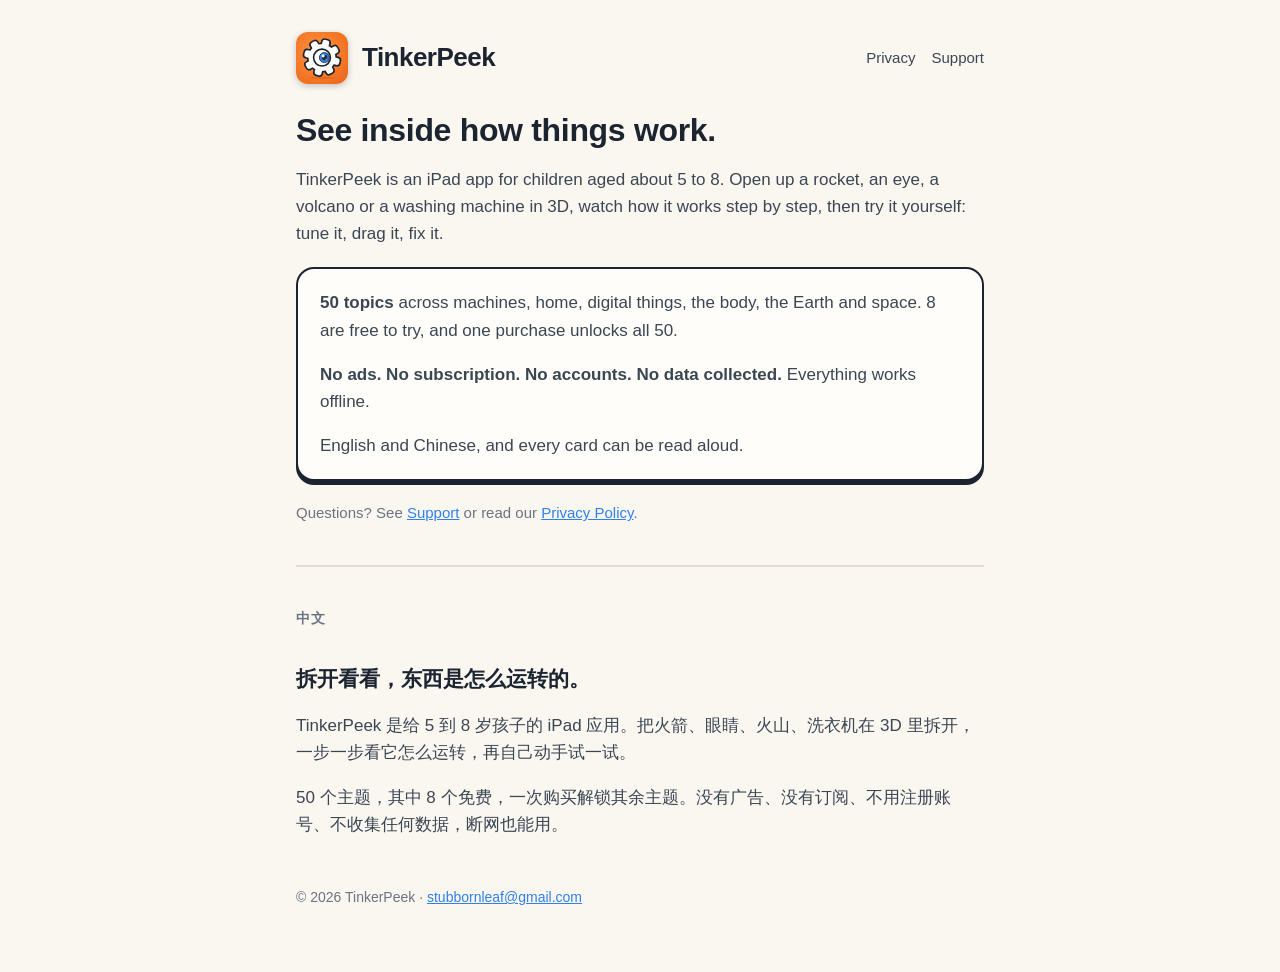
<file: index.html>
<!doctype html>
<html lang="en">
<head>
<meta charset="utf-8">
<meta name="viewport" content="width=device-width,initial-scale=1">
<title>TinkerPeek</title>
<meta name="description" content="Interactive 3D models that show kids how things work inside.">
<link rel="icon" href="icon.svg" type="image/svg+xml">
<link rel="apple-touch-icon" href="apple-touch-icon.png">
<link rel="stylesheet" href="style.css">
</head>
<body>
<div class="wrap">
<header><a href="index.html" class="tile" aria-label="TinkerPeek home"><img src="icon.svg" alt="" width="52" height="52"></a><a href="index.html"><b>TinkerPeek</b></a>
<nav><a href="privacy.html">Privacy</a><a href="support.html">Support</a></nav></header>
<h1>See inside how things work.</h1>
<p>TinkerPeek is an iPad app for children aged about 5 to 8. Open up a rocket, an eye, a volcano or a washing machine in 3D, watch how it works step by step, then try it yourself: tune it, drag it, fix it.</p>
<div class="card">
<p><b>50 topics</b> across machines, home, digital things, the body, the Earth and space. 8 are free to try, and one purchase unlocks all 50.</p>
<p><b>No ads. No subscription. No accounts. No data collected.</b> Everything works offline.</p>
<p>English and Chinese, and every card can be read aloud.</p>
</div>
<p class="muted">Questions? See <a href="support.html">Support</a> or read our <a href="privacy.html">Privacy Policy</a>.</p>
<hr>
<p class="lang">中文</p>
<h2>拆开看看，东西是怎么运转的。</h2>
<p>TinkerPeek 是给 5 到 8 岁孩子的 iPad 应用。把火箭、眼睛、火山、洗衣机在 3D 里拆开，一步一步看它怎么运转，再自己动手试一试。</p>
<p>50 个主题，其中 8 个免费，一次购买解锁其余主题。没有广告、没有订阅、不用注册账号、不收集任何数据，断网也能用。</p>
<footer>© 2026 TinkerPeek · <a href="mailto:stubbornleaf@gmail.com">stubbornleaf@gmail.com</a></footer>
</div>
</body>
</html>
</file>
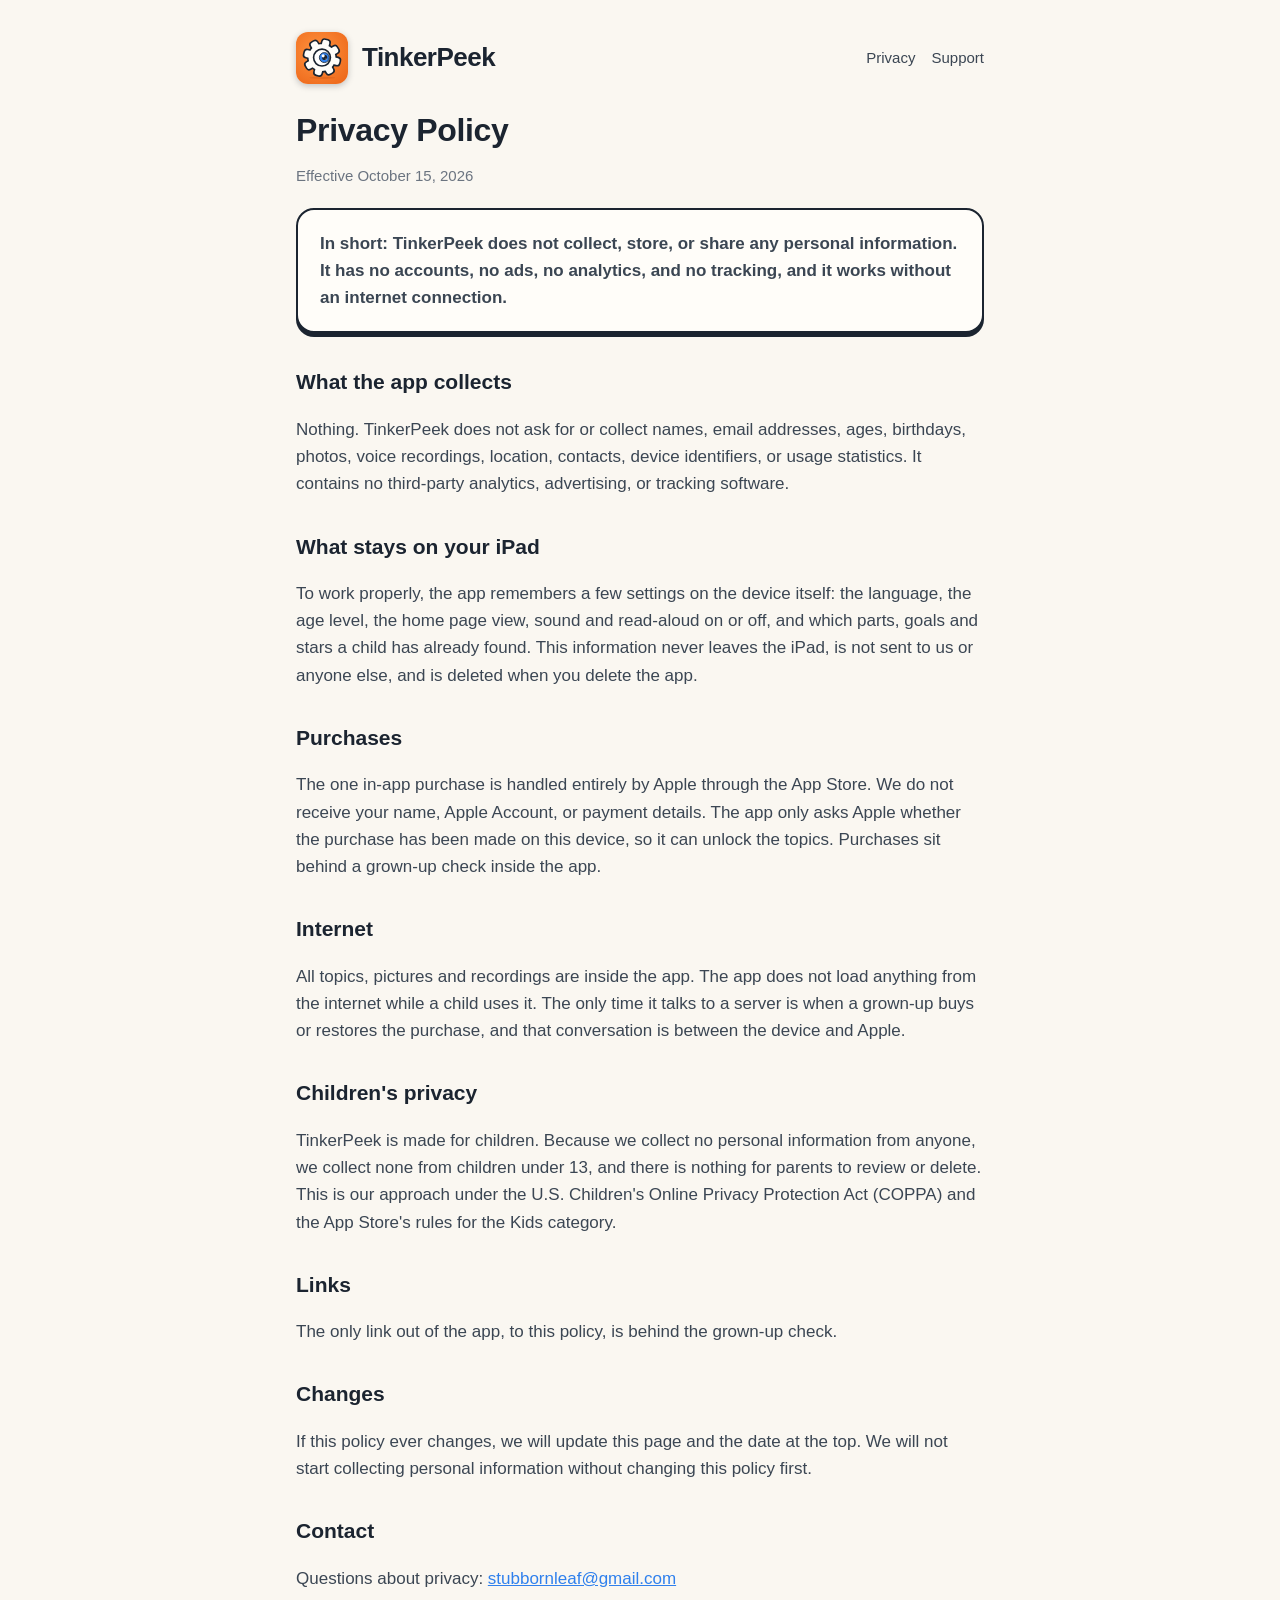
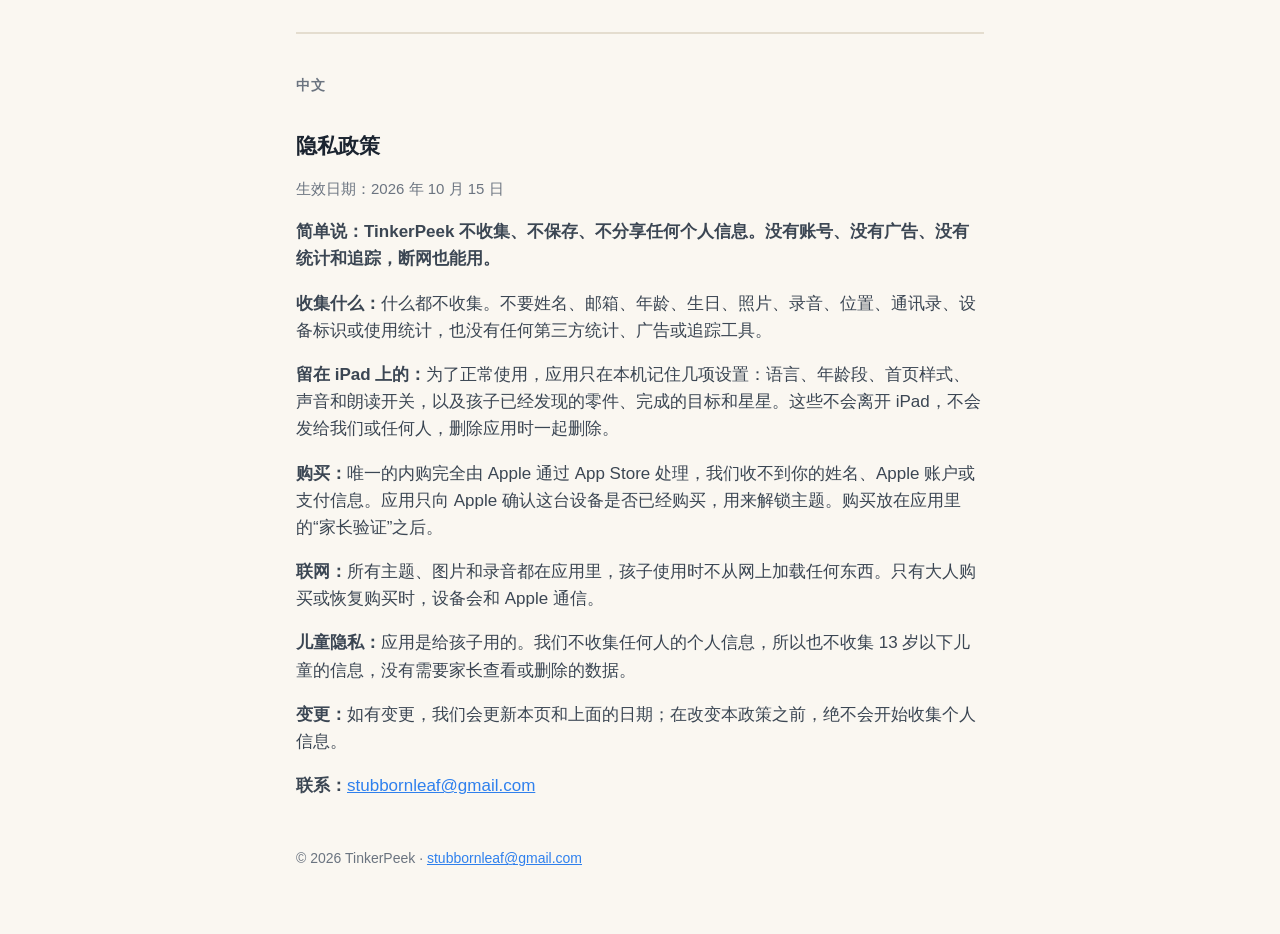
<file: privacy.html>
<!doctype html>
<html lang="en">
<head>
<meta charset="utf-8">
<meta name="viewport" content="width=device-width,initial-scale=1">
<title>Privacy Policy · TinkerPeek</title>
<meta name="description" content="TinkerPeek collects no personal data.">
<link rel="icon" href="icon.svg" type="image/svg+xml">
<link rel="apple-touch-icon" href="apple-touch-icon.png">
<link rel="stylesheet" href="style.css">
</head>
<body>
<div class="wrap">
<header><a href="index.html" class="tile" aria-label="TinkerPeek home"><img src="icon.svg" alt="" width="52" height="52"></a><a href="index.html"><b>TinkerPeek</b></a>
<nav><a href="privacy.html">Privacy</a><a href="support.html">Support</a></nav></header>
<h1>Privacy Policy</h1>
<p class="muted">Effective October 15, 2026</p>
<div class="card"><p><b>In short: TinkerPeek does not collect, store, or share any personal information. It has no accounts, no ads, no analytics, and no tracking, and it works without an internet connection.</b></p></div>

<h2>What the app collects</h2>
<p>Nothing. TinkerPeek does not ask for or collect names, email addresses, ages, birthdays, photos, voice recordings, location, contacts, device identifiers, or usage statistics. It contains no third-party analytics, advertising, or tracking software.</p>

<h2>What stays on your iPad</h2>
<p>To work properly, the app remembers a few settings on the device itself: the language, the age level, the home page view, sound and read-aloud on or off, and which parts, goals and stars a child has already found. This information never leaves the iPad, is not sent to us or anyone else, and is deleted when you delete the app.</p>

<h2>Purchases</h2>
<p>The one in-app purchase is handled entirely by Apple through the App Store. We do not receive your name, Apple Account, or payment details. The app only asks Apple whether the purchase has been made on this device, so it can unlock the topics. Purchases sit behind a grown-up check inside the app.</p>

<h2>Internet</h2>
<p>All topics, pictures and recordings are inside the app. The app does not load anything from the internet while a child uses it. The only time it talks to a server is when a grown-up buys or restores the purchase, and that conversation is between the device and Apple.</p>

<h2>Children's privacy</h2>
<p>TinkerPeek is made for children. Because we collect no personal information from anyone, we collect none from children under 13, and there is nothing for parents to review or delete. This is our approach under the U.S. Children's Online Privacy Protection Act (COPPA) and the App Store's rules for the Kids category.</p>

<h2>Links</h2>
<p>The only link out of the app, to this policy, is behind the grown-up check.</p>

<h2>Changes</h2>
<p>If this policy ever changes, we will update this page and the date at the top. We will not start collecting personal information without changing this policy first.</p>

<h2>Contact</h2>
<p>Questions about privacy: <a href="mailto:stubbornleaf@gmail.com">stubbornleaf@gmail.com</a></p>

<hr>
<p class="lang">中文</p>
<h2>隐私政策</h2>
<p class="muted">生效日期：2026 年 10 月 15 日</p>
<p><b>简单说：TinkerPeek 不收集、不保存、不分享任何个人信息。没有账号、没有广告、没有统计和追踪，断网也能用。</b></p>
<p><b>收集什么：</b>什么都不收集。不要姓名、邮箱、年龄、生日、照片、录音、位置、通讯录、设备标识或使用统计，也没有任何第三方统计、广告或追踪工具。</p>
<p><b>留在 iPad 上的：</b>为了正常使用，应用只在本机记住几项设置：语言、年龄段、首页样式、声音和朗读开关，以及孩子已经发现的零件、完成的目标和星星。这些不会离开 iPad，不会发给我们或任何人，删除应用时一起删除。</p>
<p><b>购买：</b>唯一的内购完全由 Apple 通过 App Store 处理，我们收不到你的姓名、Apple 账户或支付信息。应用只向 Apple 确认这台设备是否已经购买，用来解锁主题。购买放在应用里的“家长验证”之后。</p>
<p><b>联网：</b>所有主题、图片和录音都在应用里，孩子使用时不从网上加载任何东西。只有大人购买或恢复购买时，设备会和 Apple 通信。</p>
<p><b>儿童隐私：</b>应用是给孩子用的。我们不收集任何人的个人信息，所以也不收集 13 岁以下儿童的信息，没有需要家长查看或删除的数据。</p>
<p><b>变更：</b>如有变更，我们会更新本页和上面的日期；在改变本政策之前，绝不会开始收集个人信息。</p>
<p><b>联系：</b><a href="mailto:stubbornleaf@gmail.com">stubbornleaf@gmail.com</a></p>
<footer>© 2026 TinkerPeek · <a href="mailto:stubbornleaf@gmail.com">stubbornleaf@gmail.com</a></footer>
</div>
</body>
</html>
</file>
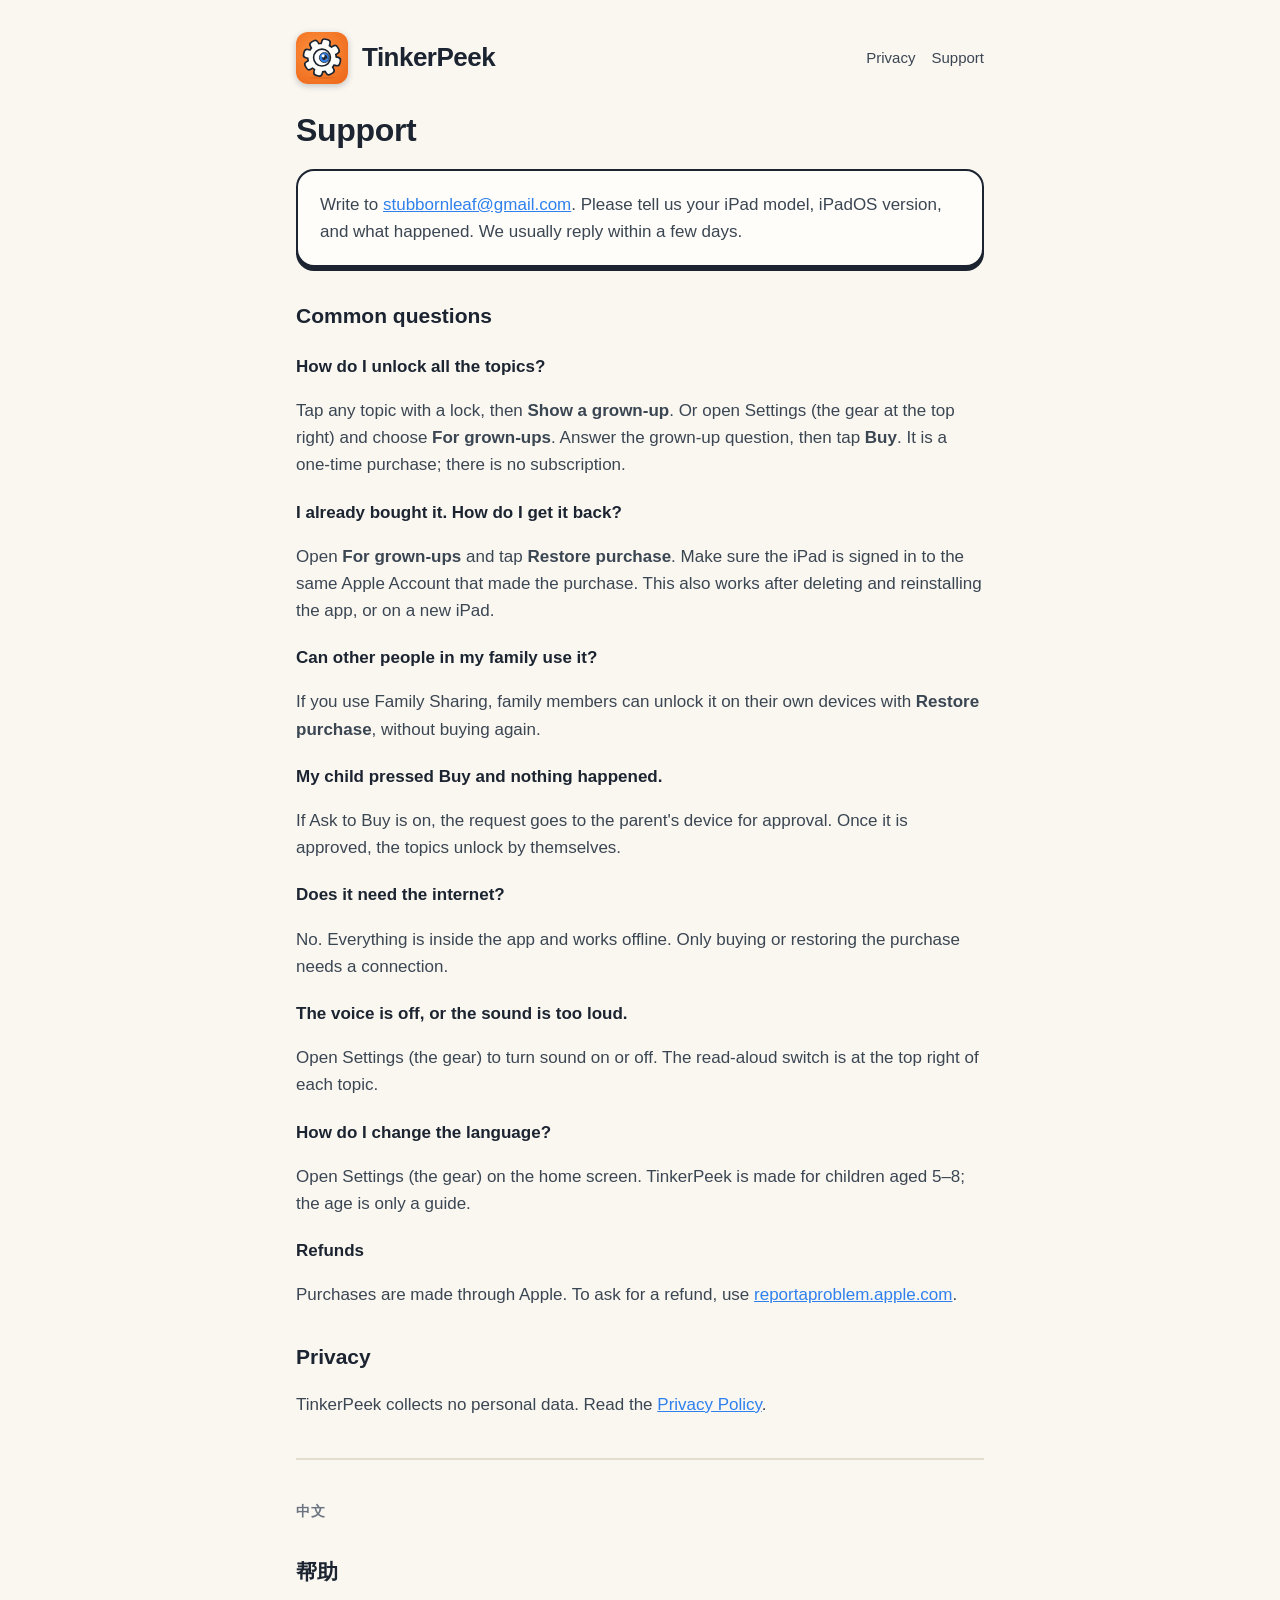
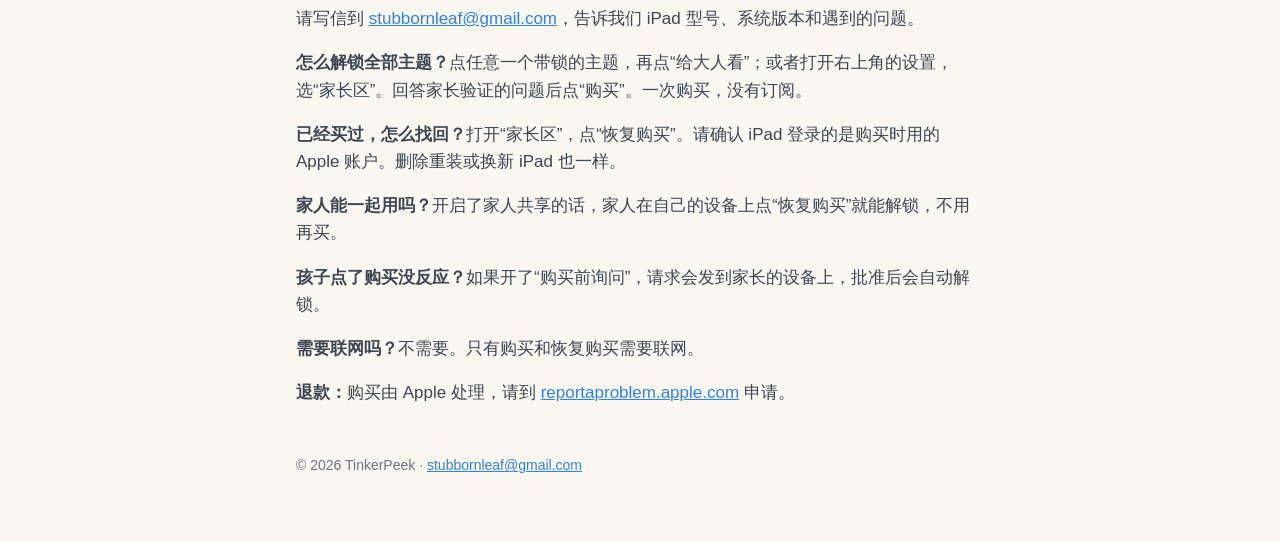
<file: support.html>
<!doctype html>
<html lang="en">
<head>
<meta charset="utf-8">
<meta name="viewport" content="width=device-width,initial-scale=1">
<title>Support · TinkerPeek</title>
<meta name="description" content="Help with TinkerPeek: purchases, restore, Family Sharing, offline use.">
<link rel="icon" href="icon.svg" type="image/svg+xml">
<link rel="apple-touch-icon" href="apple-touch-icon.png">
<link rel="stylesheet" href="style.css">
</head>
<body>
<div class="wrap">
<header><a href="index.html" class="tile" aria-label="TinkerPeek home"><img src="icon.svg" alt="" width="52" height="52"></a><a href="index.html"><b>TinkerPeek</b></a>
<nav><a href="privacy.html">Privacy</a><a href="support.html">Support</a></nav></header>
<h1>Support</h1>
<div class="card"><p>Write to <a href="mailto:stubbornleaf@gmail.com">stubbornleaf@gmail.com</a>. Please tell us your iPad model, iPadOS version, and what happened. We usually reply within a few days.</p></div>

<h2>Common questions</h2>
<h3>How do I unlock all the topics?</h3>
<p>Tap any topic with a lock, then <b>Show a grown-up</b>. Or open Settings (the gear at the top right) and choose <b>For grown-ups</b>. Answer the grown-up question, then tap <b>Buy</b>. It is a one-time purchase; there is no subscription.</p>
<h3>I already bought it. How do I get it back?</h3>
<p>Open <b>For grown-ups</b> and tap <b>Restore purchase</b>. Make sure the iPad is signed in to the same Apple Account that made the purchase. This also works after deleting and reinstalling the app, or on a new iPad.</p>
<h3>Can other people in my family use it?</h3>
<p>If you use Family Sharing, family members can unlock it on their own devices with <b>Restore purchase</b>, without buying again.</p>
<h3>My child pressed Buy and nothing happened.</h3>
<p>If Ask to Buy is on, the request goes to the parent's device for approval. Once it is approved, the topics unlock by themselves.</p>
<h3>Does it need the internet?</h3>
<p>No. Everything is inside the app and works offline. Only buying or restoring the purchase needs a connection.</p>
<h3>The voice is off, or the sound is too loud.</h3>
<p>Open Settings (the gear) to turn sound on or off. The read-aloud switch is at the top right of each topic.</p>
<h3>How do I change the language?</h3>
<p>Open Settings (the gear) on the home screen. TinkerPeek is made for children aged 5–8; the age is only a guide.</p>
<h3>Refunds</h3>
<p>Purchases are made through Apple. To ask for a refund, use <a href="https://reportaproblem.apple.com">reportaproblem.apple.com</a>.</p>

<h2>Privacy</h2>
<p>TinkerPeek collects no personal data. Read the <a href="privacy.html">Privacy Policy</a>.</p>

<hr>
<p class="lang">中文</p>
<h2>帮助</h2>
<p>请写信到 <a href="mailto:stubbornleaf@gmail.com">stubbornleaf@gmail.com</a>，告诉我们 iPad 型号、系统版本和遇到的问题。</p>
<p><b>怎么解锁全部主题？</b>点任意一个带锁的主题，再点“给大人看”；或者打开右上角的设置，选“家长区”。回答家长验证的问题后点“购买”。一次购买，没有订阅。</p>
<p><b>已经买过，怎么找回？</b>打开“家长区”，点“恢复购买”。请确认 iPad 登录的是购买时用的 Apple 账户。删除重装或换新 iPad 也一样。</p>
<p><b>家人能一起用吗？</b>开启了家人共享的话，家人在自己的设备上点“恢复购买”就能解锁，不用再买。</p>
<p><b>孩子点了购买没反应？</b>如果开了“购买前询问”，请求会发到家长的设备上，批准后会自动解锁。</p>
<p><b>需要联网吗？</b>不需要。只有购买和恢复购买需要联网。</p>
<p><b>退款：</b>购买由 Apple 处理，请到 <a href="https://reportaproblem.apple.com">reportaproblem.apple.com</a> 申请。</p>
<footer>© 2026 TinkerPeek · <a href="mailto:stubbornleaf@gmail.com">stubbornleaf@gmail.com</a></footer>
</div>
</body>
</html>
</file>
<file: style.css>
:root{--paper:#FAF7F1;--card:#FFFDF9;--ink:#1B2430;--ink2:#3B4653;--ink3:#6B7480;--line:#E4DDCF;--orange:#F0742A;--blue:#2F80ED}
*{box-sizing:border-box}
html{-webkit-text-size-adjust:100%}
body{margin:0;background:var(--paper);color:var(--ink);font:17px/1.6 -apple-system,BlinkMacSystemFont,"Segoe UI","PingFang SC","Hiragino Sans GB","Noto Sans SC",sans-serif}
.wrap{max-width:720px;margin:0 auto;padding:32px 16px 64px}
header{display:flex;align-items:center;gap:14px;margin-bottom:28px}
.tile{width:52px;height:52px;border-radius:12px;overflow:hidden;box-shadow:0 2px 6px rgba(27,36,48,.25);flex:none;display:block}
.tile img{display:block;width:100%;height:100%}   /* the app icon itself (icon.svg = assets/app-icon.svg), rounded like on the iPad */
header b{font-size:26px;font-weight:900;letter-spacing:-.02em}
header a{color:inherit;text-decoration:none}
nav{margin-left:auto;display:flex;gap:16px;font-size:15px;flex-wrap:wrap;justify-content:flex-end}
nav a{color:var(--ink2)}
h1{font-size:32px;line-height:1.15;margin:0 0 8px;letter-spacing:-.01em}
h2{font-size:21px;margin:32px 0 8px}
h3{font-size:17px;margin:20px 0 4px}
p,li{color:var(--ink2)}
.muted{color:var(--ink3);font-size:15px}
.card{background:var(--card);border:2px solid var(--ink);border-radius:18px;padding:20px 22px;margin:20px 0;box-shadow:0 4px 0 var(--ink)}
.card p:first-child{margin-top:0}.card p:last-child{margin-bottom:0}
a{color:var(--blue)}
hr{border:0;border-top:2px solid var(--line);margin:40px 0}
.lang{font-size:14px;color:var(--ink3);text-transform:uppercase;letter-spacing:.08em;font-weight:700}
footer{margin-top:48px;font-size:14px;color:var(--ink3)}
</file>
